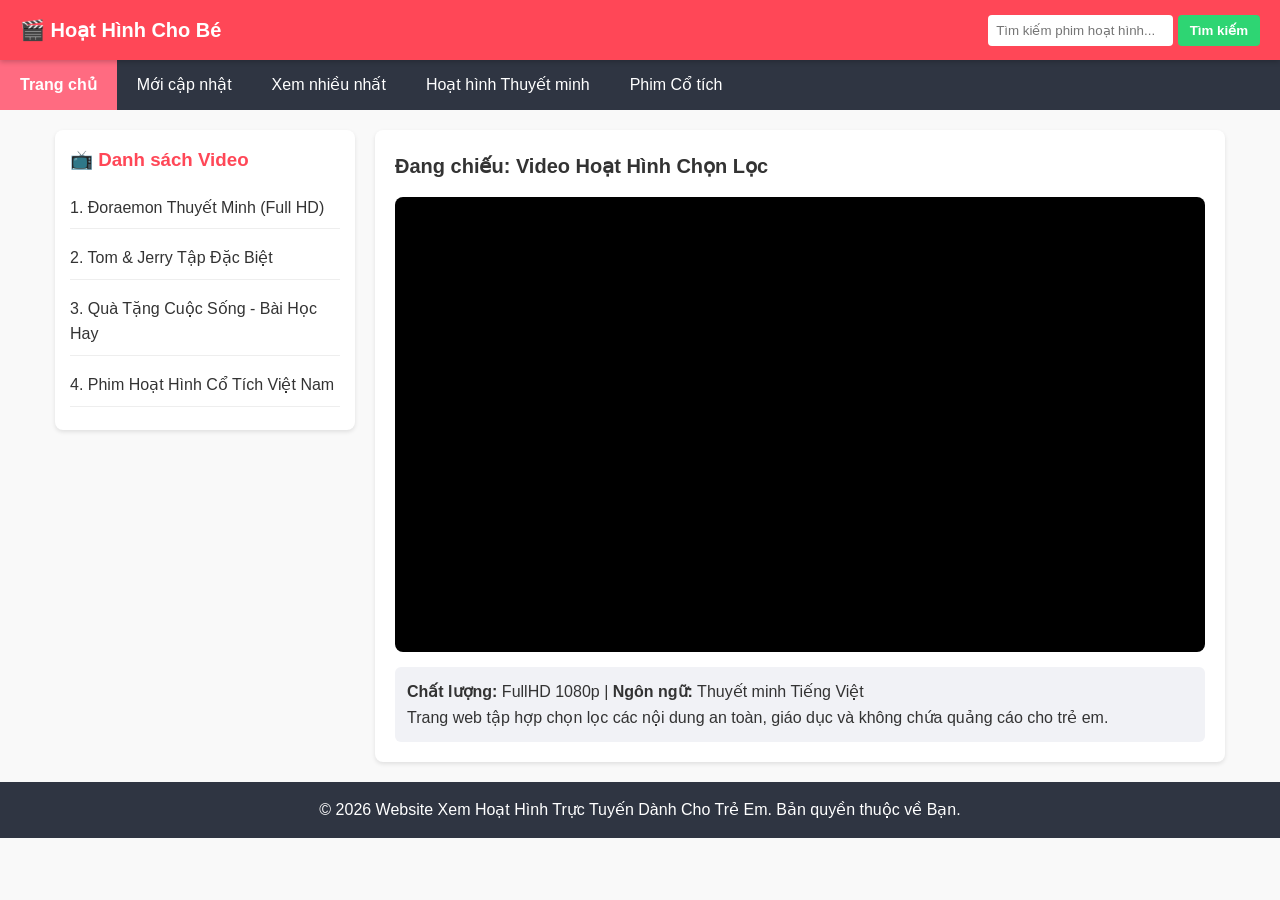
<file: index.html>
<!DOCTYPE html>
<html lang="vi">
<head>
    <meta charset="UTF-8">
    <meta name="viewport" content="width=device-width, initial-scale=1.0">
    <title>Trang Web Xem Phim Hoạt Hình Cho Bé</title>
    <link rel="stylesheet" href="style.css">
</head>
<body>

    <!-- 1. HEADER (Cố định - Fixed Navigation) -->
    <header class="header">
        <div class="logo">
            <span>🎬 Hoạt Hình Cho Bé</span>
        </div>
        <div class="search-box">
            <input type="text" placeholder="Tìm kiếm phim hoạt hình...">
            <button>Tìm kiếm</button>
        </div>
    </header>

    <!-- 2. HEAD-LINK (Thanh liên kết trang) -->
    <nav class="head-link">
        <a href="#" class="active">Trang chủ</a>
        <a href="#">Mới cập nhật</a>
        <a href="#">Xem nhiều nhất</a>
        <a href="#">Hoạt hình Thuyết minh</a>
        <a href="#">Phim Cổ tích</a>
    </nav>

    <!-- 3. MAIN CONTENT (Bố cục Left-Content & Right-Content) -->
    <div class="main-container">
        
        <!-- LEFT CONTENT: Menu danh sách phim -->
        <aside class="left-content">
            <h3>📺 Danh sách Video</h3>
            <ul class="video-list">
                <li>
                    <a href="https://www.youtube.com/embed/dQw4w9WgXcQ" target="video-player" class="active-video">
                        1. Đoraemon Thuyết Minh (Full HD)
                    </a>
                </li>
                <li>
                    <a href="https://www.youtube.com/embed/tgbNymZ7vqY" target="video-player">
                        2. Tom & Jerry Tập Đặc Biệt
                    </a>
                </li>
                <li>
                    <a href="https://www.youtube.com/embed/L_LUpnjgPso" target="video-player">
                        3. Quà Tặng Cuộc Sống - Bài Học Hay
                    </a>
                </li>
                <li>
                    <a href="https://www.youtube.com/embed/3JZ_D3ELwOQ" target="video-player">
                        4. Phim Hoạt Hình Cổ Tích Việt Nam
                    </a>
                </li>
            </ul>
        </aside>

        <!-- RIGHT CONTENT: Trình chiếu Video chính -->
        <main class="right-content">
            <h2>Đang chiếu: Video Hoạt Hình Chọn Lọc</h2>
            
            <!-- Nhúng Youtube Video bằng iframe (Mặc định hiển thị video đầu tiên) -->
            <div class="video-wrapper">
                <iframe 
                    name="video-player" 
                    src="https://www.youtube.com/embed/dQw4w9WgXcQ" 
                    title="YouTube video player" 
                    frameborder="0" 
                    allow="accelerometer; autoplay; clipboard-write; encrypted-media; gyroscope; picture-in-picture" 
                    allowfullscreen>
                </iframe>
            </div>

            <!-- Mẫu nhúng bằng thẻ <video> trực tiếp từ máy/server local -->
            <!--
            <div class="video-wrapper">
                <video controls width="100%">
                    <source src="phim-hoat-hinh.mp4" type="video/mp4">
                    Trình duyệt của bạn không hỗ trợ thẻ video.
                </video>
            </div>
            -->
            
            <div class="video-info">
                <p><strong>Chất lượng:</strong> FullHD 1080p | <strong>Ngôn ngữ:</strong> Thuyết minh Tiếng Việt</p>
                <p>Trang web tập hợp chọn lọc các nội dung an toàn, giáo dục và không chứa quảng cáo cho trẻ em.</p>
            </div>
        </main>

    </div>

    <!-- 4. FOOTER -->
    <footer class="footer">
        <p>&copy; 2026 Website Xem Hoạt Hình Trực Tuyến Dành Cho Trẻ Em. Bản quyền thuộc về Bạn.</p>
    </footer>

</body>
</html>
</file>
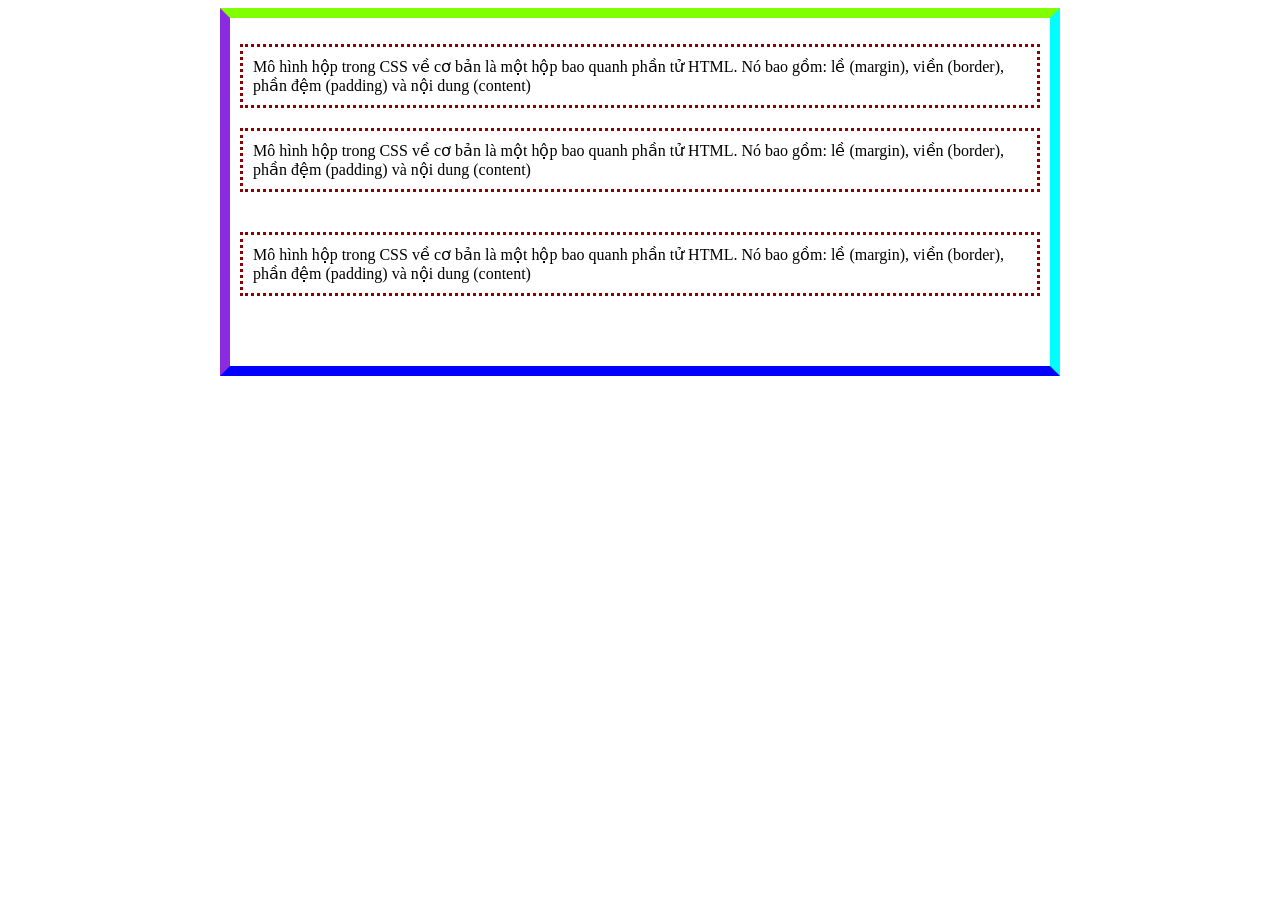
<file: boxmodel.html>
<!DOCTYPE html>
<html lang="en">
<head>
    <meta charset="UTF-8">
    <meta name="viewport" content="width=device-width, initial-scale=1.0">
    <title>Sử dụng Boxmodel</title>
    <style>
        /* Định dạng cho thẻ div container */
        .boxmodel {
            margin: 0 auto;
            width: 800px;
            border: 10px;
            padding: 10px;
            border-color: chartreuse aqua blue blueviolet;
            border-style: solid;
        }

        /* Định dạng chung cho tất cả các thẻ p bên trong .boxmodel */
        .boxmodel p {
            border: 3px dotted darkred;
            padding: 10px;
        }

        /* Định dạng lề dưới (margin-bottom) riêng cho từng thẻ p */
        #boxmodel1 {
            margin-bottom: 20px;
        }

        #boxmodel2 {
            margin-bottom: 40px;
        }

        #boxmodel3 {
            margin-bottom: 60px;
        }
    </style>
</head>
<body>

    <div class="boxmodel">
        <p id="boxmodel1">
            Mô hình hộp trong CSS về cơ bản là một hộp bao quanh phần tử HTML.
            Nó bao gồm: lề (margin), viền (border), phần đệm (padding) và nội dung (content)
        </p>
        <p id="boxmodel2">
            Mô hình hộp trong CSS về cơ bản là một hộp bao quanh phần tử HTML.
            Nó bao gồm: lề (margin), viền (border), phần đệm (padding) và nội dung (content)
        </p>
        <p id="boxmodel3">
            Mô hình hộp trong CSS về cơ bản là một hộp bao quanh phần tử HTML.
            Nó bao gồm: lề (margin), viền (border), phần đệm (padding) và nội dung (content)
        </p>
    </div>

</body>
</html>
</file>
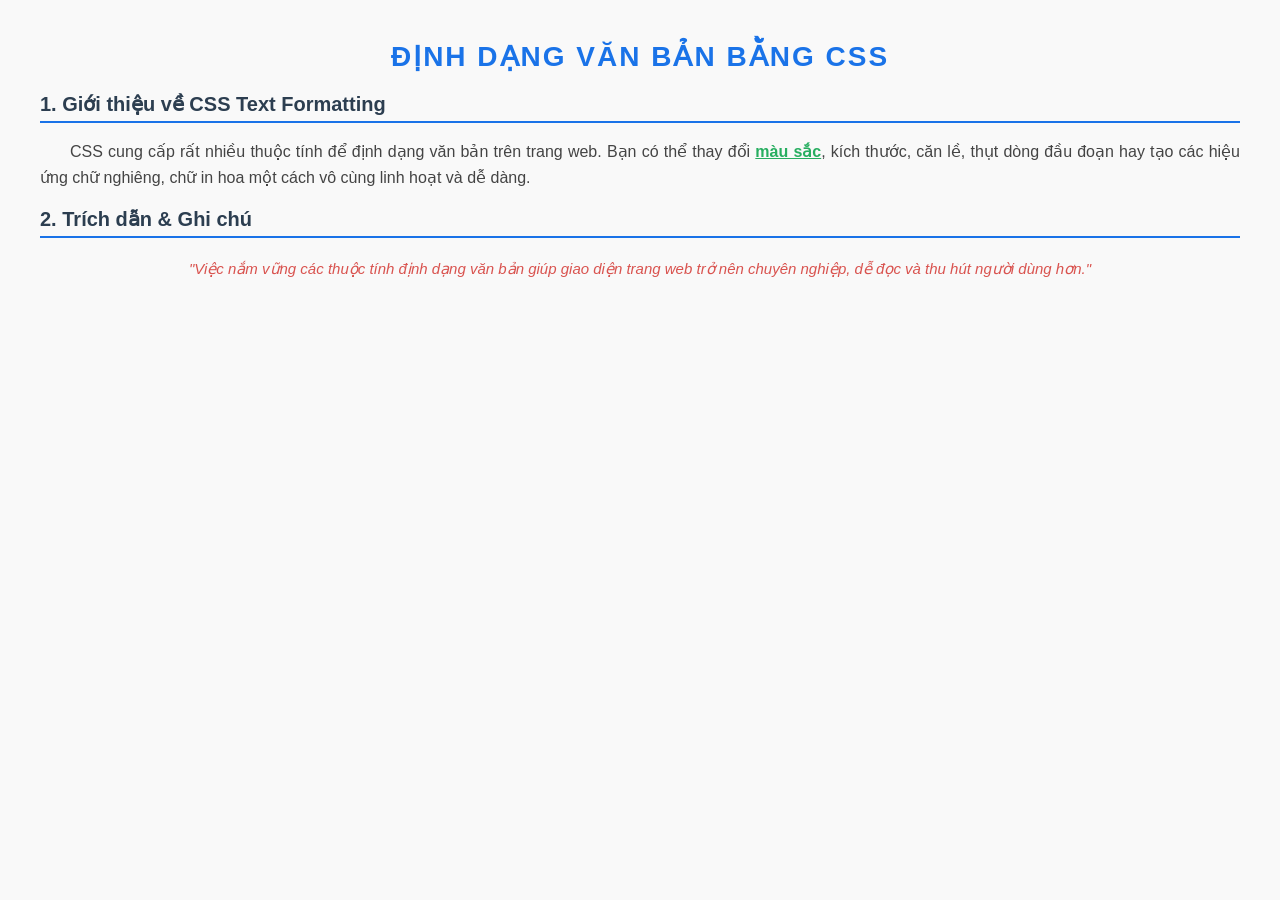
<file: dinh-dang-van-ban.html>
<!DOCTYPE html>
<html lang="vi">
<head>
    <meta charset="UTF-8">
    <meta name="viewport" content="width=device-width, initial-scale=1.0">
    <title>Bài tập - Định dạng văn bản với CSS</title>
    <style>
        body {
            font-family: Arial, sans-serif;
            margin: 40px;
            background-color: #f9f9f9;
            color: #333;
        }

        /* Định dạng Tiêu đề lớn */
        h1 {
            color: #1a73e8;
            text-align: center;
            font-size: 28px;
            text-transform: uppercase;
            letter-spacing: 2px;
        }

        /* Định dạng Tiêu đề phụ */
        h2 {
            color: #2c3e50;
            font-size: 20px;
            border-bottom: 2px solid #1a73e8;
            padding-bottom: 5px;
        }

        /* Định dạng Đoạn văn thứ nhất */
        .paragraph-1 {
            color: #444;
            font-size: 16px;
            text-indent: 30px; /* Thụt lề đầu dòng */
            text-align: justify; /* Căn đều 2 bên */
            line-height: 1.6; /* Khoảng cách dòng */
        }

        /* Định dạng Đoạn văn thứ hai */
        .paragraph-2 {
            color: #d9534f;
            font-size: 15px;
            font-style: italic; /* Chữ nghiêng */
            text-align: center; /* Căn giữa */
            line-height: 1.8;
        }

        /* Nhấn mạnh chữ trong bài */
        .highlight {
            font-weight: bold;
            color: #27ae60;
            text-decoration: underline; /* Gạch chân */
        }
    </style>
</head>
<body>

    <h1>Định Dạng Văn Bản Bằng CSS</h1>

    <h2>1. Giới thiệu về CSS Text Formatting</h2>
    <p class="paragraph-1">
        CSS cung cấp rất nhiều thuộc tính để định dạng văn bản trên trang web. Bạn có thể thay đổi <span class="highlight">màu sắc</span>, 
        kích thước, căn lề, thụt dòng đầu đoạn hay tạo các hiệu ứng chữ nghiêng, chữ in hoa một cách vô cùng linh hoạt và dễ dàng.
    </p>

    <h2>2. Trích dẫn & Ghi chú</h2>
    <p class="paragraph-2">
        "Việc nắm vững các thuộc tính định dạng văn bản giúp giao diện trang web trở nên chuyên nghiệp, dễ đọc và thu hút người dùng hơn."
    </p>

</body>
</html>
</file>
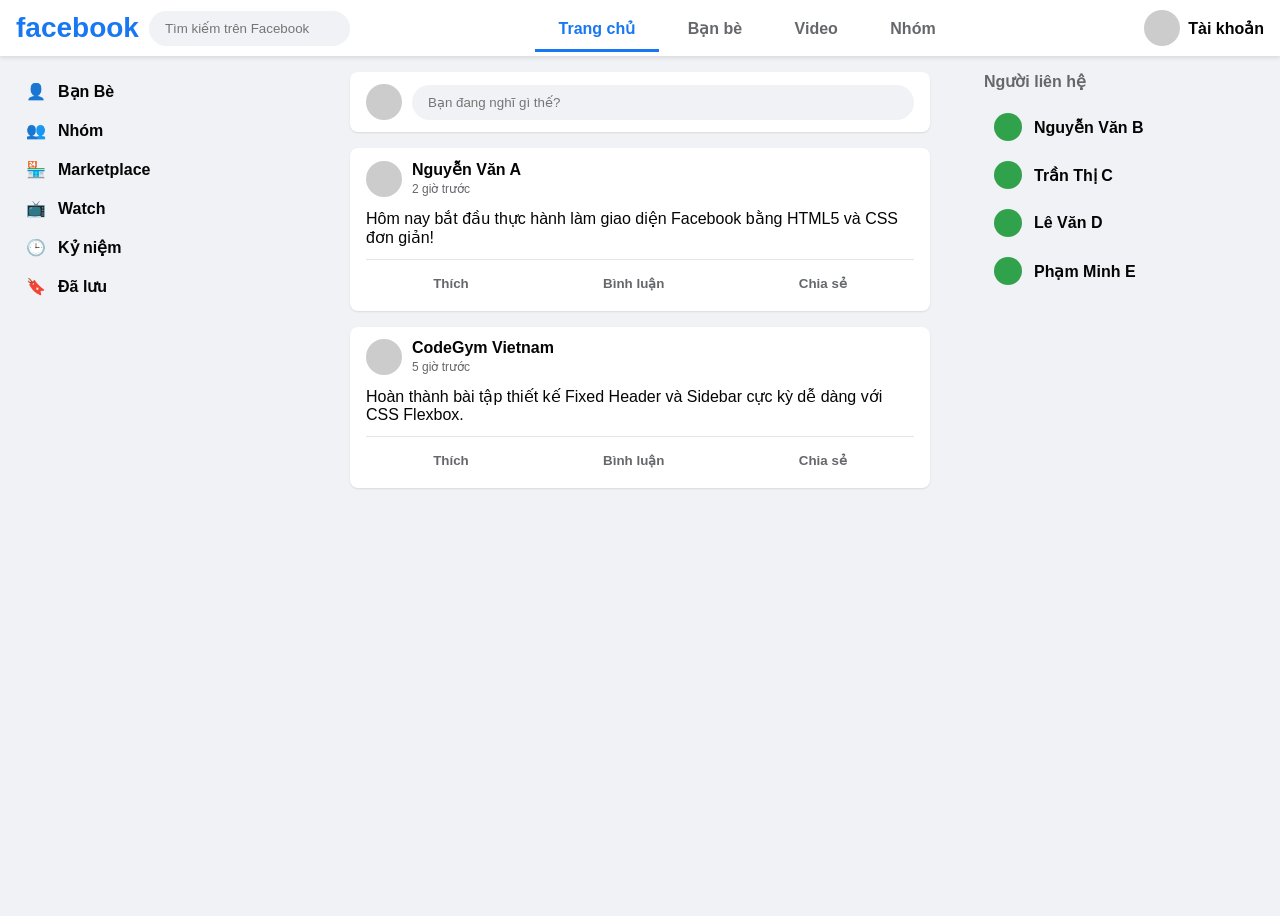
<file: facebook-layout.html>
<!DOCTYPE html>
<html lang="vi">
<head>
    <meta charset="UTF-8">
    <meta name="viewport" content="width=device-width, initial-scale=1.0">
    <title>Facebook Layout Giản Lược</title>
    <link rel="stylesheet" href="facebook-style.css">
</head>
<body>

    <!-- 1. Fixed Header -->
    <header class="header">
        <div class="header-left">
            <h1 class="logo">facebook</h1>
            <input type="text" placeholder="Tìm kiếm trên Facebook" class="search-bar">
        </div>
        <div class="header-center">
            <a href="#" class="active">Trang chủ</a>
            <a href="#">Bạn bè</a>
            <a href="#">Video</a>
            <a href="#">Nhóm</a>
        </div>
        <div class="header-right">
            <div class="user-profile">
                <span class="avatar"></span>
                <span>Tài khoản</span>
            </div>
        </div>
    </header>

    <!-- Main Container bao gồm Sidebar Trái, Nội dung chính, Sidebar Phải -->
    <div class="main-container">
        
        <!-- 2. Sidebar Trái -->
        <aside class="sidebar sidebar-left">
            <ul>
                <li class="active"><span class="icon">👤</span> Bạn Bè</li>
                <li><span class="icon">👥</span> Nhóm</li>
                <li><span class="icon">🏪</span> Marketplace</li>
                <li><span class="icon">📺</span> Watch</li>
                <li><span class="icon">🕒</span> Kỷ niệm</li>
                <li><span class="icon">🔖</span> Đã lưu</li>
            </ul>
        </aside>

        <!-- 3. Nội dung chính (Feed) -->
        <main class="feed">
            <!-- Box Tạo bài viết -->
            <div class="create-post">
                <div class="post-top">
                    <span class="avatar"></span>
                    <input type="text" placeholder="Bạn đang nghĩ gì thế?">
                </div>
            </div>

            <!-- Bài viết 1 -->
            <div class="post">
                <div class="post-header">
                    <span class="avatar"></span>
                    <div>
                        <h4>Nguyễn Văn A</h4>
                        <span class="time">2 giờ trước</span>
                    </div>
                </div>
                <div class="post-content">
                    <p>Hôm nay bắt đầu thực hành làm giao diện Facebook bằng HTML5 và CSS đơn giản!</p>
                </div>
                <div class="post-actions">
                    <button>Thích</button>
                    <button>Bình luận</button>
                    <button>Chia sẻ</button>
                </div>
            </div>

            <!-- Bài viết 2 -->
            <div class="post">
                <div class="post-header">
                    <span class="avatar"></span>
                    <div>
                        <h4>CodeGym Vietnam</h4>
                        <span class="time">5 giờ trước</span>
                    </div>
                </div>
                <div class="post-content">
                    <p>Hoàn thành bài tập thiết kế Fixed Header và Sidebar cực kỳ dễ dàng với CSS Flexbox.</p>
                </div>
                <div class="post-actions">
                    <button>Thích</button>
                    <button>Bình luận</button>
                    <button>Chia sẻ</button>
                </div>
            </div>
        </main>

        <!-- 4. Sidebar Phải -->
        <aside class="sidebar sidebar-right">
            <h3>Người liên hệ</h3>
            <ul>
                <li><span class="avatar-online"></span> Nguyễn Văn B</li>
                <li><span class="avatar-online"></span> Trần Thị C</li>
                <li><span class="avatar-online"></span> Lê Văn D</li>
                <li><span class="avatar-online"></span> Phạm Minh E</li>
            </ul>
        </aside>

    </div>

</body>
</html>
</file>
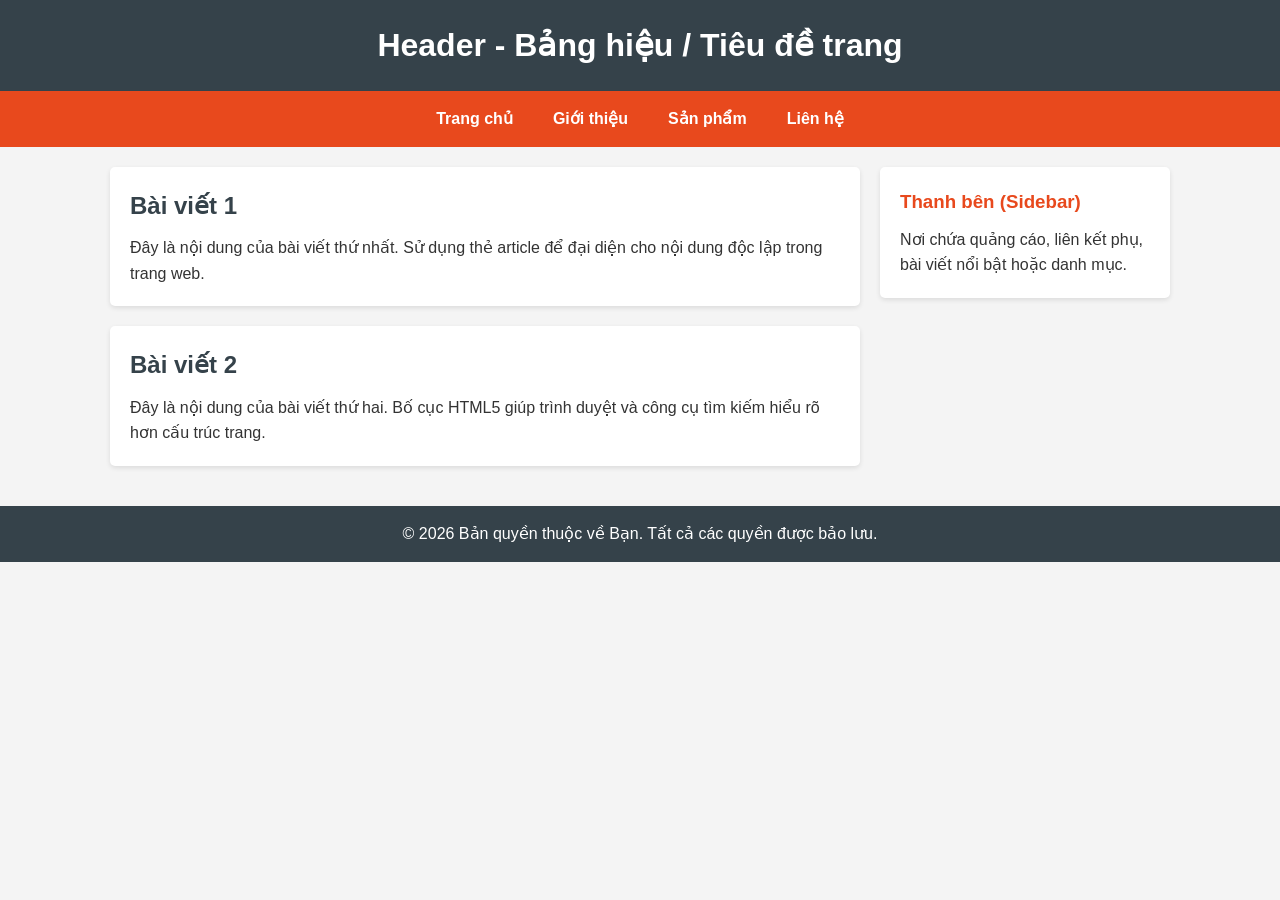
<file: layout-html5.html>
<!DOCTYPE html>
<html lang="vi">
<head>
    <meta charset="UTF-8">
    <meta name="viewport" content="width=device-width, initial-scale=1.0">
    <title>Layout Trang Web HTML5 & CSS</title>
    <link rel="stylesheet" href="layout-style.css">
</head>
<body>

    <!-- Header: Đầu trang -->
    <header>
        <h1>Header - Bảng hiệu / Tiêu đề trang</h1>
    </header>

    <!-- Nav: Thanh điều hướng (Menu) -->
    <nav>
        <ul>
            <li><a href="#">Trang chủ</a></li>
            <li><a href="#">Giới thiệu</a></li>
            <li><a href="#">Sản phẩm</a></li>
            <li><a href="#">Liên hệ</a></li>
        </ul>
    </nav>

    <!-- Thùng chứa phần nội dung chính và thanh bên -->
    <div class="container">
        
        <!-- Section: Khu vực nội dung chính -->
        <section class="main-content">
            <article>
                <h2>Bài viết 1</h2>
                <p>Đây là nội dung của bài viết thứ nhất. Sử dụng thẻ article để đại diện cho nội dung độc lập trong trang web.</p>
            </article>

            <article>
                <h2>Bài viết 2</h2>
                <p>Đây là nội dung của bài viết thứ hai. Bố cục HTML5 giúp trình duyệt và công cụ tìm kiếm hiểu rõ hơn cấu trúc trang.</p>
            </article>
        </section>

        <!-- Aside: Thanh thông tin bên cạnh (Sidebar) -->
        <aside class="sidebar">
            <h3>Thanh bên (Sidebar)</h3>
            <p>Nơi chứa quảng cáo, liên kết phụ, bài viết nổi bật hoặc danh mục.</p>
        </aside>

    </div>

    <!-- Footer: Chân trang -->
    <footer>
        <p>&copy; 2026 Bản quyền thuộc về Bạn. Tất cả các quyền được bảo lưu.</p>
    </footer>

</body>
</html>
</file>
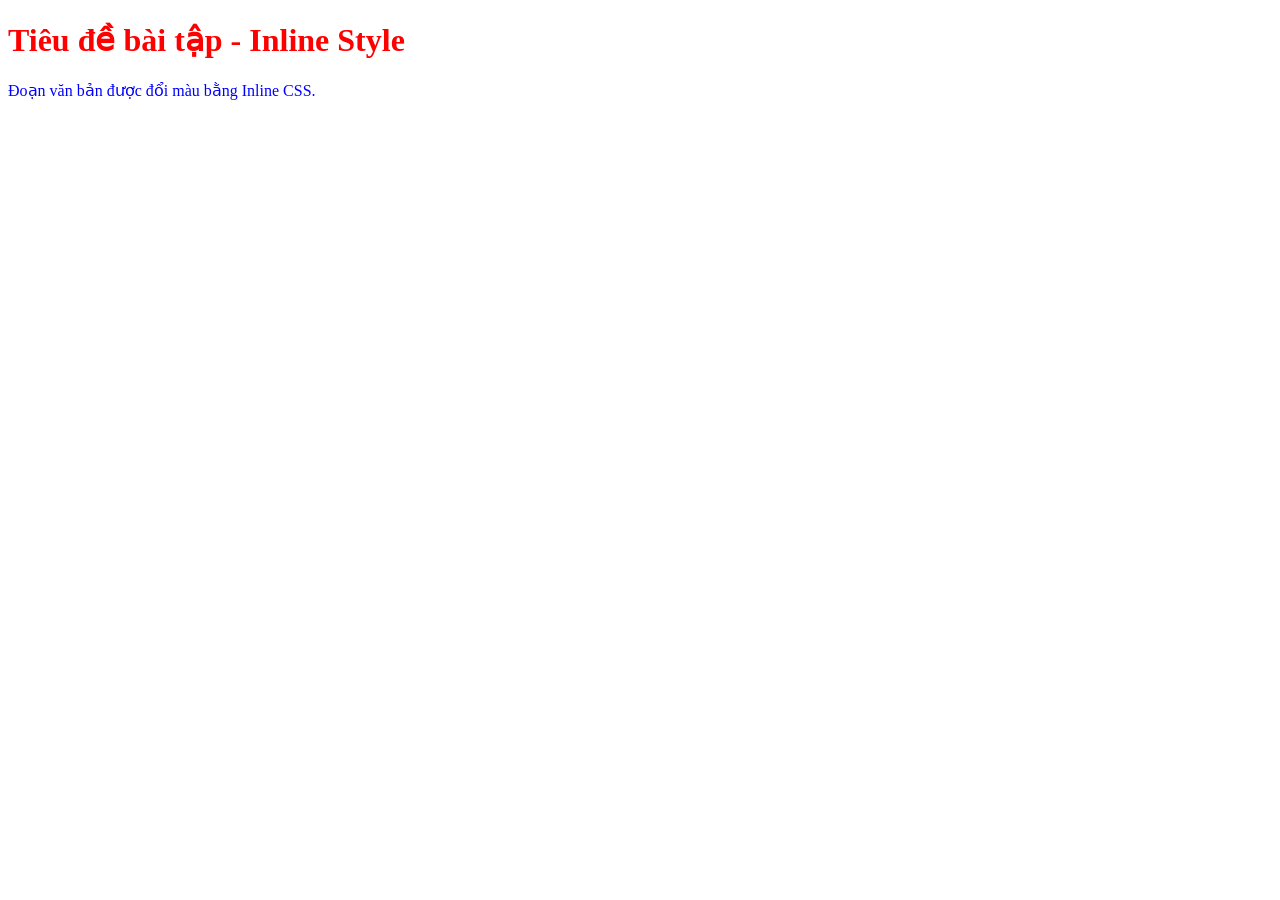
<file: phan1.html>
<!DOCTYPE html>
<html lang="vi">
<head>
    <meta charset="UTF-8">
    <title>Phần 1 - Inline Style</title>
</head>
<body>
    <h1 style="color: red;">Tiêu đề bài tập - Inline Style</h1>
    <p style="color: blue;">Đoạn văn bản được đổi màu bằng Inline CSS.</p>
</body>
</html>
</file>
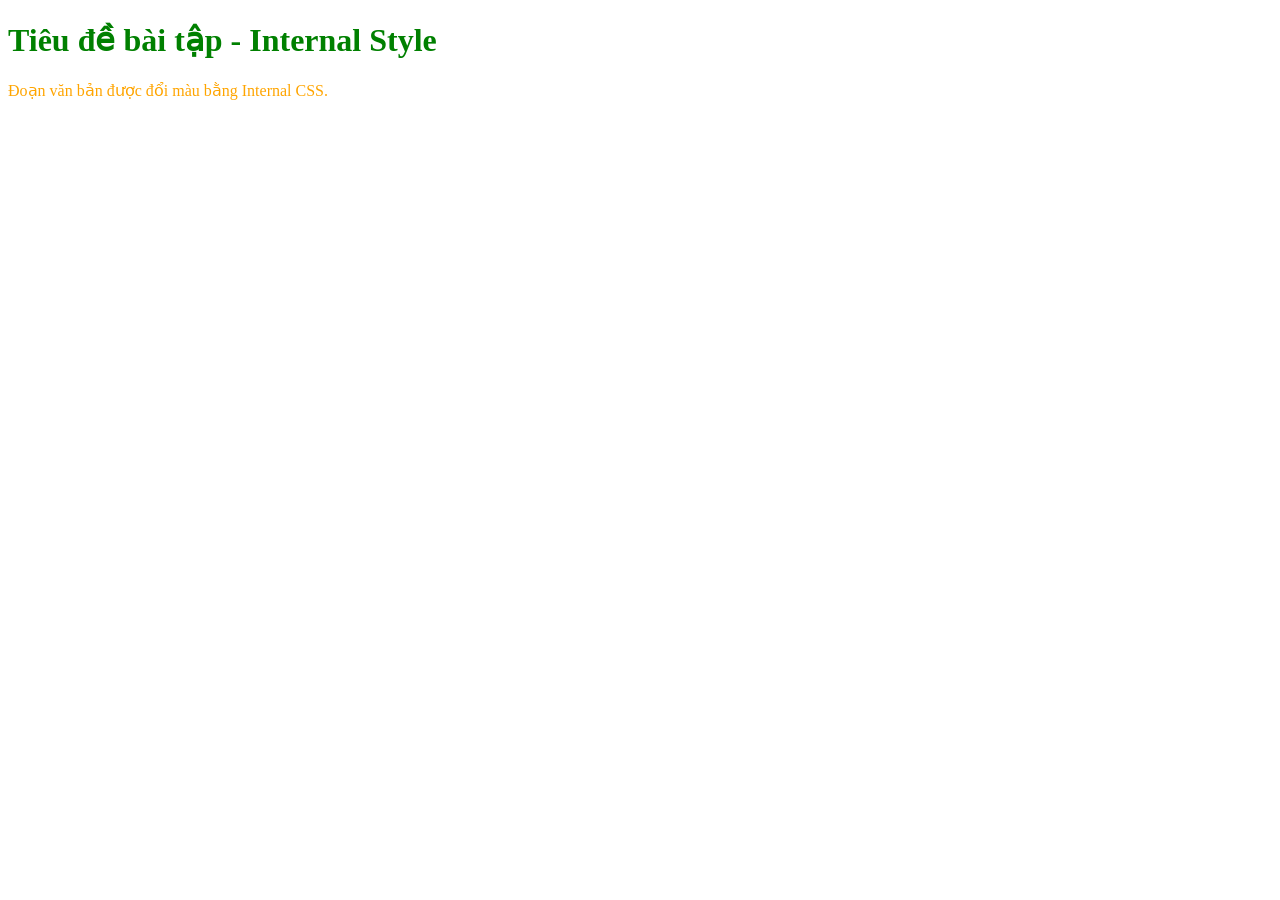
<file: phan2.html>
<!DOCTYPE html>
<html lang="vi">
<head>
    <meta charset="UTF-8">
    <title>Phần 2 - Internal Style</title>
    <style>
        h1 {
            color: green;
        }
        p {
            color: orange;
        }
    </style>
</head>
<body>
    <h1>Tiêu đề bài tập - Internal Style</h1>
    <p>Đoạn văn bản được đổi màu bằng Internal CSS.</p>
</body>
</html>
</file>
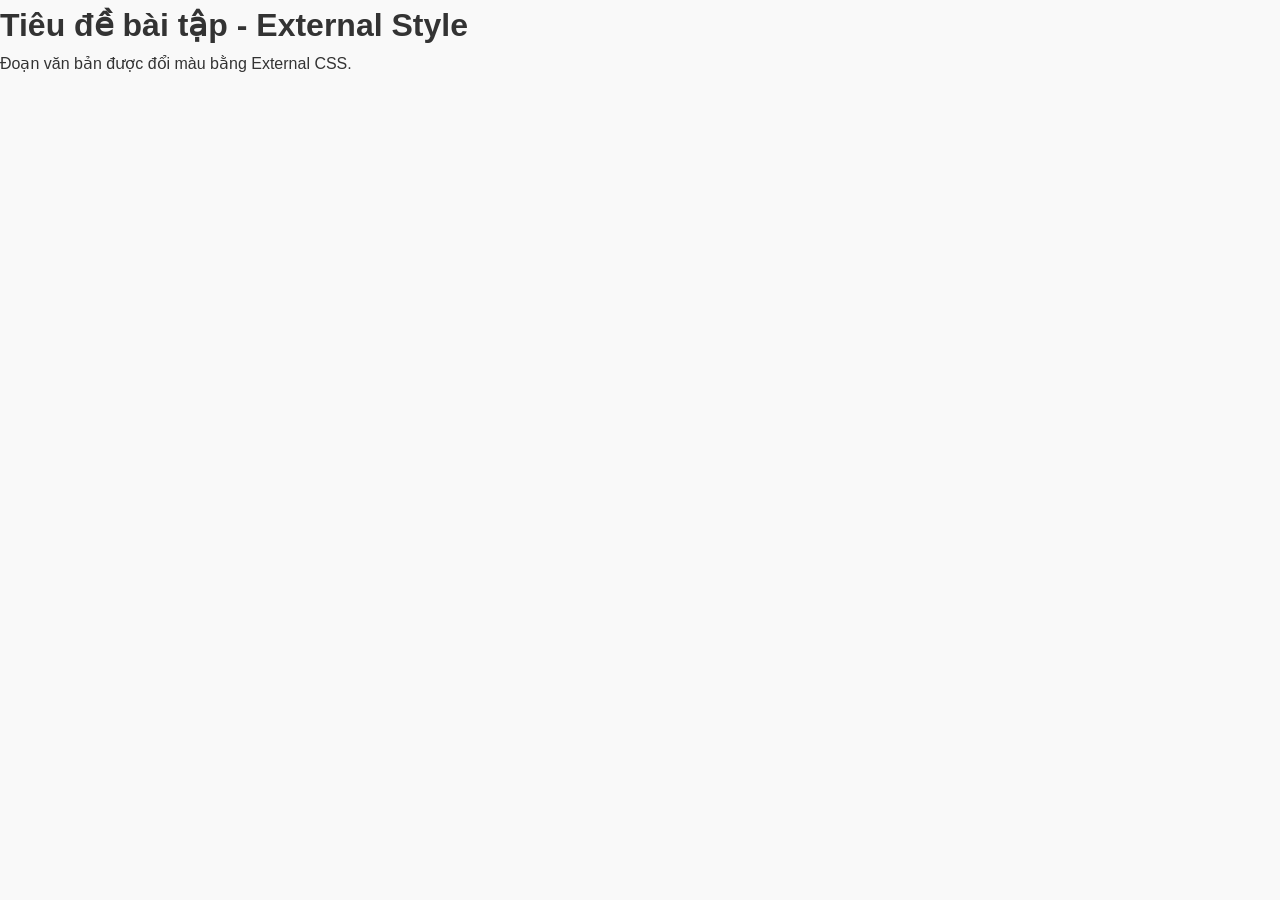
<file: phan3.html>
<!DOCTYPE html>
<html lang="vi">
<head>
    <meta charset="UTF-8">
    <title>Phần 3 - External Style</title>
    <link rel="stylesheet" href="style.css">
</head>
<body>
    <h1>Tiêu đề bài tập - External Style</h1>
    <p>Đoạn văn bản được đổi màu bằng External CSS.</p>
</body>
</html>
</file>
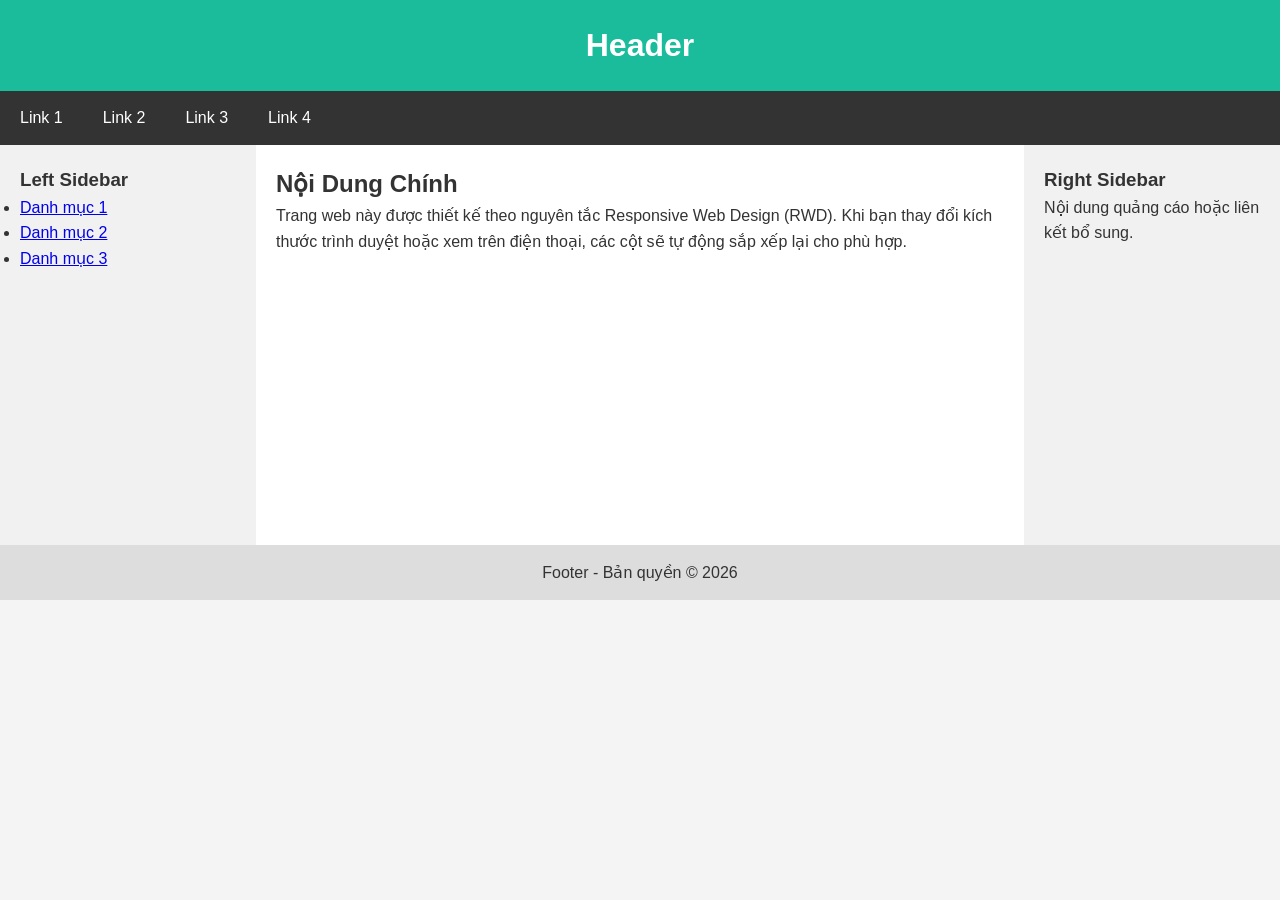
<file: rwd-layout.html>
<!DOCTYPE html>
<html lang="vi">
<head>
    <meta charset="UTF-8">
    <!-- Thẻ meta viewport cực kỳ quan trọng cho Responsive -->
    <meta name="viewport" content="width=device-width, initial-scale=1.0">
    <title>Bố Cục Trang Web Responsive (RWD)</title>
    <link rel="stylesheet" href="rwd-style.css">
</head>
<body>

    <!-- 1. Header -->
    <header class="header">
        <h1>Header</h1>
    </header>

    <!-- 2. Navigation Bar -->
    <nav class="navbar">
        <a href="#">Link 1</a>
        <a href="#">Link 2</a>
        <a href="#">Link 3</a>
        <a href="#">Link 4</a>
    </nav>

    <!-- 3. Layout Bố Cục Chính (3 Cột) -->
    <div class="layout-container">
        
        <!-- Cột trái: Menu phụ -->
        <aside class="col col-left">
            <h3>Left Sidebar</h3>
            <ul>
                <li><a href="#">Danh mục 1</a></li>
                <li><a href="#">Danh mục 2</a></li>
                <li><a href="#">Danh mục 3</a></li>
            </ul>
        </aside>

        <!-- Cột giữa: Nội dung chính -->
        <main class="col col-center">
            <h2>Nội Dung Chính</h2>
            <p>Trang web này được thiết kế theo nguyên tắc Responsive Web Design (RWD). Khi bạn thay đổi kích thước trình duyệt hoặc xem trên điện thoại, các cột sẽ tự động sắp xếp lại cho phù hợp.</p>
        </main>

        <!-- Cột phải: Quảng cáo/Thông tin thêm -->
        <aside class="col col-right">
            <h3>Right Sidebar</h3>
            <p>Nội dung quảng cáo hoặc liên kết bổ sung.</p>
        </aside>

    </div>

    <!-- 4. Footer -->
    <footer class="footer">
        <p>Footer - Bản quyền &copy; 2026</p>
    </footer>

</body>
</html>
</file>
<file: style.css>
/* Reset CSS */
* {
    box-sizing: border-box;
    margin: 0;
    padding: 0;
}

body {
    font-family: Arial, sans-serif;
    line-height: 1.6;
    background-color: #f9f9f9;
    color: #333;
}

/* 1. Header (Mức trung bình: Cố định khi cuộn trang) */
.header {
    position: fixed;
    top: 0;
    left: 0;
    width: 100%;
    height: 60px;
    background-color: #ff4757;
    color: white;
    display: flex;
    justify-content: space-between;
    align-items: center;
    padding: 0 20px;
    box-shadow: 0 2px 5px rgba(0,0,0,0.2);
    z-index: 1000;
}

.logo span {
    font-size: 20px;
    font-weight: bold;
}

.search-box input {
    padding: 8px;
    border: none;
    border-radius: 4px;
    outline: none;
}

.search-box button {
    padding: 8px 12px;
    background-color: #2ed573;
    border: none;
    color: white;
    border-radius: 4px;
    cursor: pointer;
    font-weight: bold;
}

/* 2. Head-link (Mức trung bình: Bỏ gạch chân, hover đổi màu & bôi đậm) */
.head-link {
    margin-top: 60px; /* Tránh bị Header cố định che mất */
    background-color: #2f3542;
    display: flex;
    flex-wrap: wrap;
}

.head-link a {
    color: white;
    text-decoration: none; /* Bỏ gạch chân */
    padding: 12px 20px;
    display: block;
    transition: 0.3s;
}

.head-link a:hover,
.head-link a.active {
    background-color: #ff6b81;
    font-weight: bold; /* Bôi đậm */
    color: #ffffff;
}

/* 3. Main Container Layout (Flexbox) */
.main-container {
    display: flex;
    max-width: 1200px;
    margin: 20px auto;
    padding: 0 15px;
    gap: 20px;
}

/* Left Content */
.left-content {
    flex: 1;
    background-color: white;
    padding: 15px;
    border-radius: 8px;
    box-shadow: 0 2px 4px rgba(0,0,0,0.1);
    height: fit-content;
}

.left-content h3 {
    margin-bottom: 12px;
    color: #ff4757;
}

.video-list {
    list-style: none;
}

.video-list li {
    margin-bottom: 8px;
    border-bottom: 1px solid #eee;
}

.video-list a {
    text-decoration: none; /* Bỏ gạch chân */
    color: #333;
    display: block;
    padding: 8px 0;
    transition: 0.2s;
}

.video-list a:hover {
    color: #ff4757;
    font-weight: bold; /* Bôi đậm khi hover */
    padding-left: 5px;
}

/* Right Content */
.right-content {
    flex: 3;
    background-color: white;
    padding: 20px;
    border-radius: 8px;
    box-shadow: 0 2px 4px rgba(0,0,0,0.1);
}

.right-content h2 {
    margin-bottom: 15px;
    font-size: 20px;
}

/* Khung bọc iframe hỗ trợ Tỷ lệ chuẩn 16:9 */
.video-wrapper {
    position: relative;
    padding-bottom: 56.25%; /* Tỷ lệ khung hình 16:9 */
    height: 0;
    overflow: hidden;
    border-radius: 8px;
    background-color: black;
}

.video-wrapper iframe {
    position: absolute;
    top: 0;
    left: 0;
    width: 100%;
    height: 100%;
}

.video-info {
    margin-top: 15px;
    background-color: #f1f2f6;
    padding: 12px;
    border-radius: 6px;
}

/* 4. Footer */
.footer {
    background-color: #2f3542;
    color: white;
    text-align: center;
    padding: 15px;
    margin-top: 20px;
}

/* ========================================================
   5. MỨC NÂNG CAO: RESPONSIVE CHO NHIỀU MÀN HÌNH (MEDIA QUERIES)
   ======================================================== */

/* Màn hình nhỏ (Tablet & Mobile - Dưới 768px) */
@media screen and (max-width: 768px) {
    .main-container {
        flex-direction: column; /* Đổi bố cục từ hàng ngang sang hàng dọc */
    }

    .left-content {
        order: 2; /* Đẩy danh sách video xuống dưới player */
    }

    .right-content {
        order: 1; /* Đưa video lên đầu cho bé dễ xem */
    }

    .head-link {
        justify-content: center;
    }
}
</file>
<file: facebook-style.css>
/* Reset CSS */
* {
    margin: 0;
    padding: 0;
    box-sizing: border-box;
    font-family: Segoe UI, Historical, Arial, sans-serif;
}

body {
    background-color: #f0f2f5;
    color: #050505;
}

/* 1. Fixed Header */
.header {
    position: fixed;
    top: 0;
    left: 0;
    width: 100%;
    height: 56px;
    background-color: #ffffff;
    display: flex;
    justify-content: space-between;
    align-items: center;
    padding: 0 16px;
    box-shadow: 0 2px 4px rgba(0, 0, 0, 0.1);
    z-index: 1000; /* Đảm bảo header luôn đè lên trên khi cuộn trang */
}

.header-left {
    display: flex;
    align-items: center;
    gap: 10px;
}

.logo {
    color: #1877f2;
    font-size: 28px;
    font-weight: bold;
}

.search-bar {
    background-color: #f0f2f5;
    border: none;
    padding: 10px 16px;
    border-radius: 50px;
    outline: none;
}

.header-center a {
    text-decoration: none;
    color: #65676b;
    padding: 12px 24px;
    font-weight: 600;
}

.header-center a.active {
    color: #1877f2;
    border-bottom: 3px solid #1877f2;
}

.header-right .user-profile {
    display: flex;
    align-items: center;
    gap: 8px;
    font-weight: 600;
}

.avatar {
    width: 36px;
    height: 36px;
    background-color: #ccc;
    border-radius: 50%;
    display: inline-block;
}

/* 2. Main Container (Dành bù khoảng trống cho Fixed Header) */
.main-container {
    display: flex;
    justify-content: space-between;
    margin-top: 56px; /* Khoảng trống đẩy xuống để không bị Header đè */
    padding: 16px;
}

/* 3. Sidebar General */
.sidebar {
    width: 280px;
    position: sticky;
    top: 72px; /* Dừng lại dưới header khi cuộn */
    height: calc(100vh - 72px);
}

.sidebar ul {
    list-style: none;
}

.sidebar li {
    display: flex;
    align-items: center;
    gap: 12px;
    padding: 10px;
    border-radius: 8px;
    cursor: pointer;
    font-weight: 600;
}

.sidebar li:hover {
    background-color: #e4e6eb;
}

.sidebar-right h3 {
    color: #65676b;
    font-size: 16px;
    margin-bottom: 12px;
}

.avatar-online {
    width: 28px;
    height: 28px;
    background-color: #31a24c;
    border-radius: 50%;
}

/* 4. Feed (Nội dung chính ở giữa) */
.feed {
    flex: 1;
    max-width: 580px;
    margin: 0 auto;
}

.create-post, .post {
    background-color: #ffffff;
    border-radius: 8px;
    padding: 12px 16px;
    margin-bottom: 16px;
    box-shadow: 0 1px 2px rgba(0, 0, 0, 0.1);
}

.create-post .post-top {
    display: flex;
    align-items: center;
    gap: 10px;
}

.create-post input {
    flex: 1;
    background-color: #f0f2f5;
    border: none;
    padding: 10px 16px;
    border-radius: 50px;
    outline: none;
}

.post-header {
    display: flex;
    align-items: center;
    gap: 10px;
    margin-bottom: 12px;
}

.post-header .time {
    font-size: 12px;
    color: #65676b;
}

.post-content {
    margin-bottom: 12px;
}

.post-actions {
    display: flex;
    justify-content: space-around;
    border-top: 1px solid #e4e6eb;
    padding-top: 8px;
}

.post-actions button {
    background: none;
    border: none;
    padding: 8px 16px;
    color: #65676b;
    font-weight: 600;
    cursor: pointer;
    border-radius: 4px;
}

.post-actions button:hover {
    background-color: #f0f2f5;
}
</file>
<file: layout-style.css>
/* Reset căn lề cơ bản */
* {
    box-sizing: border-box;
    margin: 0;
    padding: 0;
}

body {
    font-family: Arial, sans-serif;
    line-height: 1.6;
    background-color: #f4f4f4;
    color: #333;
}

/* Header */
header {
    background-color: #35424a;
    color: #ffffff;
    padding: 20px;
    text-align: center;
}

/* Nav */
nav {
    background-color: #e8491d;
}

nav ul {
    list-style: none;
    display: flex;
    justify-content: center;
}

nav ul li a {
    color: #ffffff;
    text-decoration: none;
    padding: 15px 20px;
    display: block;
    font-weight: bold;
}

nav ul li a:hover {
    background-color: #35424a;
}

/* Container dùng Flexbox phân chia Main Content & Sidebar */
.container {
    display: flex;
    max-width: 1100px;
    margin: 20px auto;
    padding: 0 20px;
    gap: 20px;
}

/* Main Content (Section & Article) */
.main-content {
    flex: 3;
}

article {
    background-color: #ffffff;
    padding: 20px;
    margin-bottom: 20px;
    border-radius: 5px;
    box-shadow: 0 2px 5px rgba(0,0,0,0.1);
}

article h2 {
    color: #35424a;
    margin-bottom: 10px;
}

/* Sidebar (Aside) */
.sidebar {
    flex: 1;
    background-color: #ffffff;
    padding: 20px;
    border-radius: 5px;
    box-shadow: 0 2px 5px rgba(0,0,0,0.1);
    height: fit-content;
}

.sidebar h3 {
    color: #e8491d;
    margin-bottom: 10px;
}

/* Footer */
footer {
    background-color: #35424a;
    color: #ffffff;
    text-align: center;
    padding: 15px;
    margin-top: 20px;
}
</file>
<file: rwd-style.css>
/* Reset CSS */
* {
    box-sizing: border-box;
    margin: 0;
    padding: 0;
}

body {
    font-family: Arial, sans-serif;
    line-height: 1.6;
    background-color: #f4f4f4;
    color: #333;
}

/* Header */
.header {
    background-color: #1abc9c;
    color: white;
    padding: 20px;
    text-align: center;
}

/* Navbar */
.navbar {
    background-color: #333;
    display: flex;
    flex-wrap: wrap;
}

.navbar a {
    color: white;
    padding: 14px 20px;
    text-decoration: none;
    text-align: center;
}

.navbar a:hover {
    background-color: #ddd;
    color: black;
}

/* Container dùng Flexbox phân chia 3 cột */
.layout-container {
    display: flex;
    flex-wrap: wrap;
    min-height: 400px;
}

/* Cấu trúc các cột trên Máy tính (Desktop - màn hình rộng) */
.col {
    padding: 20px;
}

.col-left {
    flex: 20%;
    background-color: #f1f1f1;
}

.col-center {
    flex: 60%;
    background-color: #ffffff;
}

.col-right {
    flex: 20%;
    background-color: #f1f1f1;
}

/* Footer */
.footer {
    background-color: #ddd;
    padding: 15px;
    text-align: center;
}

/* ========================================================
   RESPONSIVE DESIGN (MEDIA QUERIES)
   ======================================================== */

/* 1. Màn hình Máy tính bảng (Tablet - Dưới 800px): Thu về 2 cột */
@media screen and (max-width: 800px) {
    .col-left, .col-center {
        flex: 50%;
    }
    .col-right {
        flex: 100%; /* Cột phải sẽ xuống hàng nằm ngang dưới cùng */
    }
}

/* 2. Màn hình Điện thoại (Mobile - Dưới 600px): Thu về 1 cột duy nhất */
@media screen and (max-width: 600px) {
    .navbar {
        flex-direction: column; /* Menu dọc */
    }
    .col-left, .col-center, .col-right {
        flex: 100%; /* Tất cả cột xếp chồng lên nhau */
    }
}
</file>
